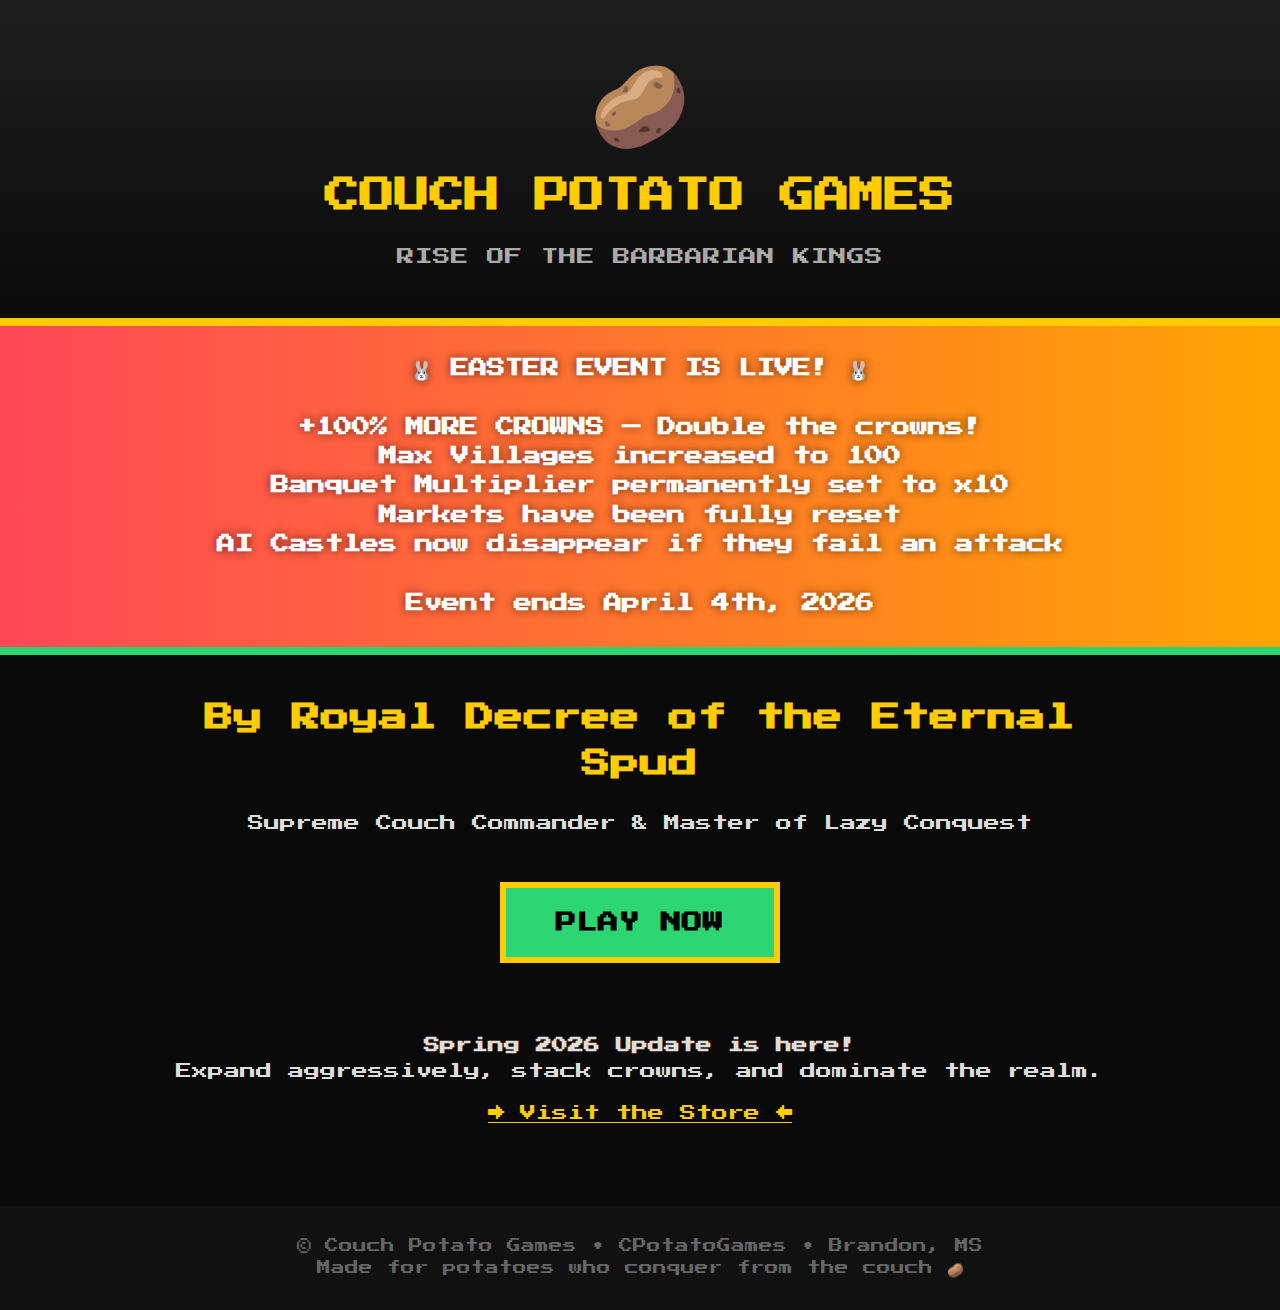
<file: index.html>
<!DOCTYPE html>
<html lang="en">
<head>
    <meta charset="UTF-8">
    <meta name="viewport" content="width=device-width, initial-scale=1.0">
    <title>Couch Potato Games | Rise of the Barbarian Kings</title>
    <style>
        @import url('https://fonts.googleapis.com/css2?family=Press+Start+2P&display=swap');
        
        body {
            margin: 0;
            padding: 0;
            background: #0a0a0a;
            color: #ddd;
            font-family: 'Press Start 2P', cursive;
            text-align: center;
            line-height: 1.6;
        }
        header {
            background: linear-gradient(#1f1f1f, #0a0a0a);
            padding: 30px 20px;
            border-bottom: 8px solid #ffcc00;
        }
        .potato {
            font-size: 5em;
            margin-bottom: 10px;
        }
        h1 {
            color: #ffcc00;
            font-size: 2.2em;
            margin: 10px 0 5px;
        }
        .subtitle {
            color: #aaa;
            font-size: 1.1em;
        }

        /* Easter Event Banner */
        .easter-banner {
            background: linear-gradient(90deg, #ff4757, #ffa502);
            color: white;
            padding: 28px 15px;
            font-size: 1.15em;
            font-weight: bold;
            border-bottom: 8px solid #2ed573;
            text-shadow: 0 0 10px rgba(0,0,0,0.6);
        }
        .easter-banner strong {
            color: #fff;
        }

        .content {
            max-width: 1000px;
            margin: 40px auto;
            padding: 0 20px;
        }
        h2 {
            color: #ffcc00;
            font-size: 1.8em;
        }
        .play-btn {
            display: inline-block;
            background: #2ed573;
            color: #000;
            padding: 18px 50px;
            font-size: 1.3em;
            font-weight: bold;
            border: 6px solid #ffcc00;
            margin: 30px 0;
            text-decoration: none;
            transition: all 0.3s;
        }
        .play-btn:hover {
            background: #ffcc00;
            transform: scale(1.08);
        }
        footer {
            margin-top: 80px;
            padding: 30px;
            background: #111;
            font-size: 0.85em;
            color: #666;
        }
    </style>
</head>
<body>

    <header>
        <div class="potato">🥔</div>
        <h1>COUCH POTATO GAMES</h1>
        <p class="subtitle">RISE OF THE BARBARIAN KINGS</p>
    </header>

    <!-- Updated Easter Event Banner -->
    <div class="easter-banner">
        🐰 <strong>EASTER EVENT IS LIVE!</strong> 🐰<br><br>
        <strong>+100% MORE CROWNS</strong> — Double the crowns!<br>
        Max Villages increased to <strong>100</strong><br>
        Banquet Multiplier permanently set to <strong>x10</strong><br>
        Markets have been fully reset<br>
        AI Castles now disappear if they fail an attack<br><br>
        <strong>Event ends April 4th, 2026</strong>
    </div>

    <div class="content">
        <h2>By Royal Decree of the Eternal Spud</h2>
        <p>Supreme Couch Commander & Master of Lazy Conquest</p>
        
        <a href="/game" class="play-btn">PLAY NOW</a>
        
        <p style="margin-top: 40px;">
            <strong>Spring 2026 Update is here!</strong><br>
            Expand aggressively, stack crowns, and dominate the realm.
        </p>

        <p><a href="/shop" style="color:#ffcc00; text-decoration:underline;">→ Visit the Store ←</a></p>
    </div>

    <footer>
        © Couch Potato Games • CPotatoGames • Brandon, MS<br>
        Made for potatoes who conquer from the couch 🥔
    </footer>

</body>
</html>
</file>
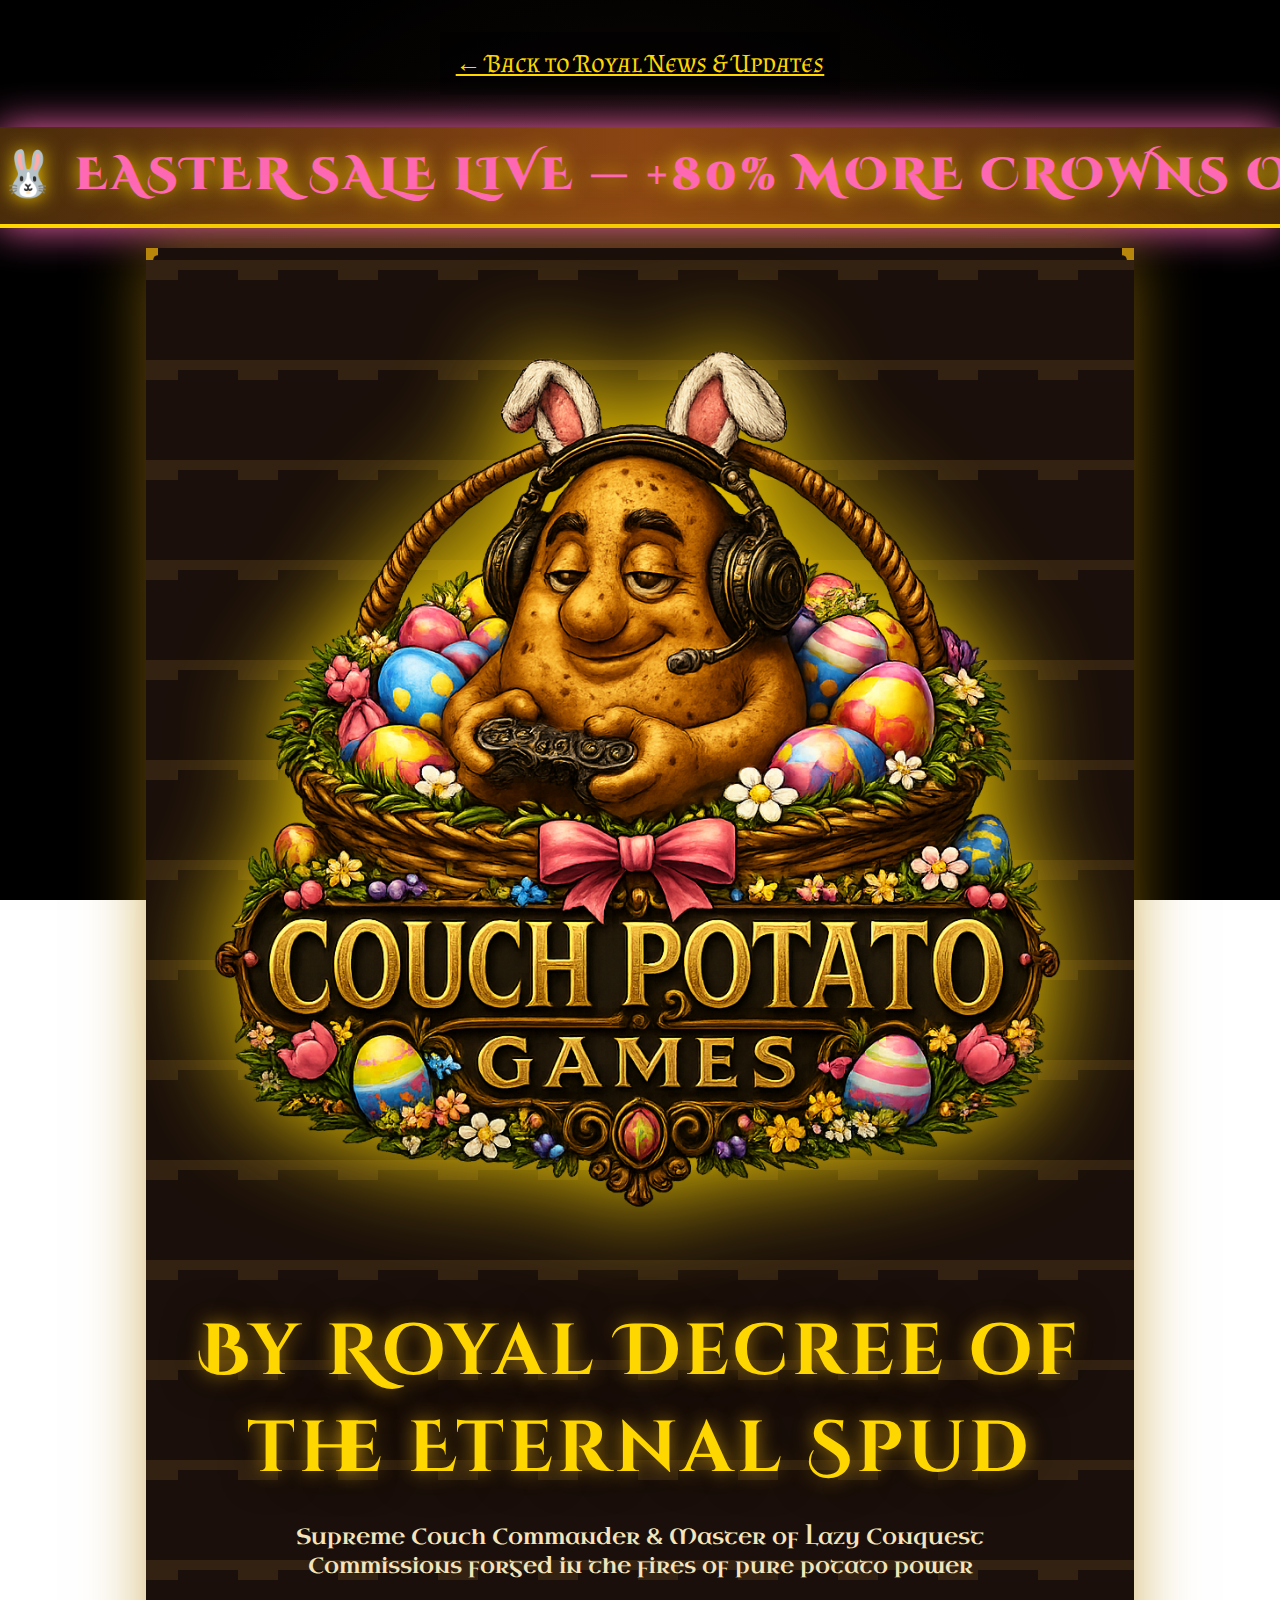
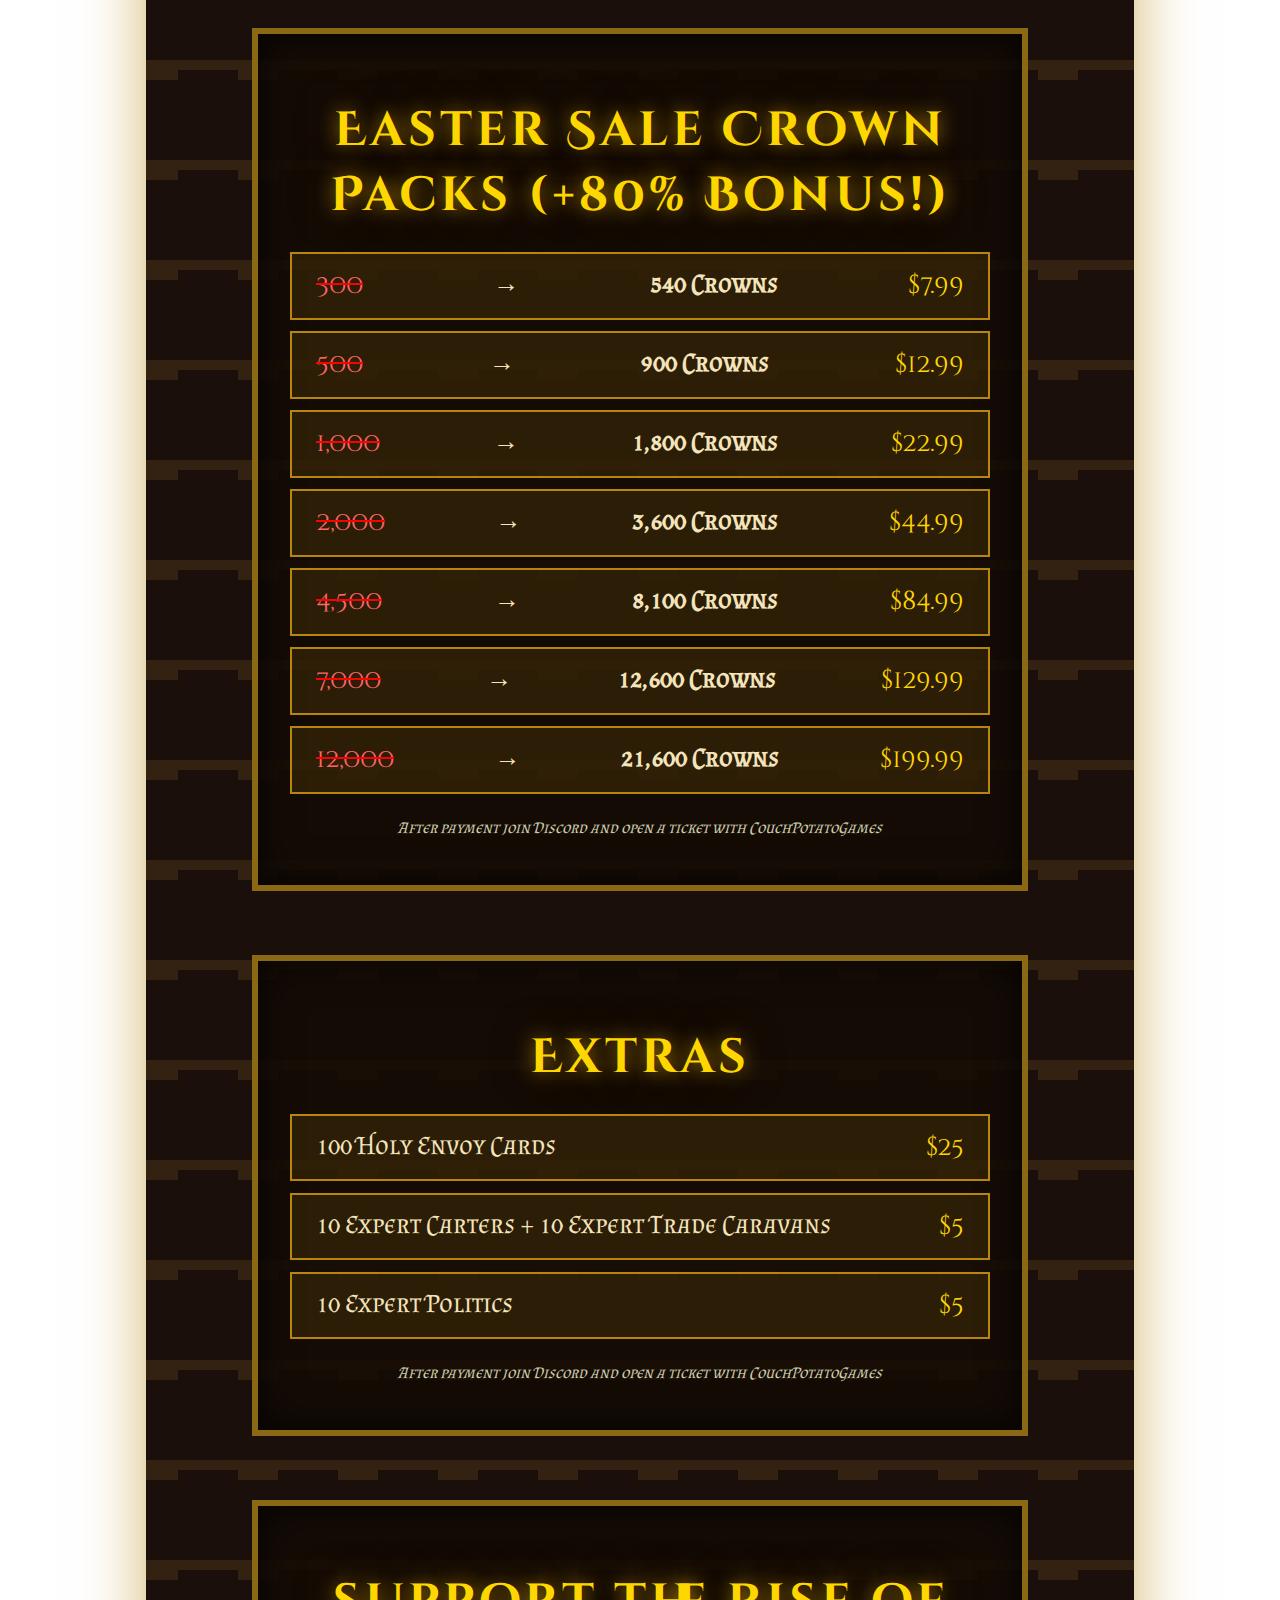
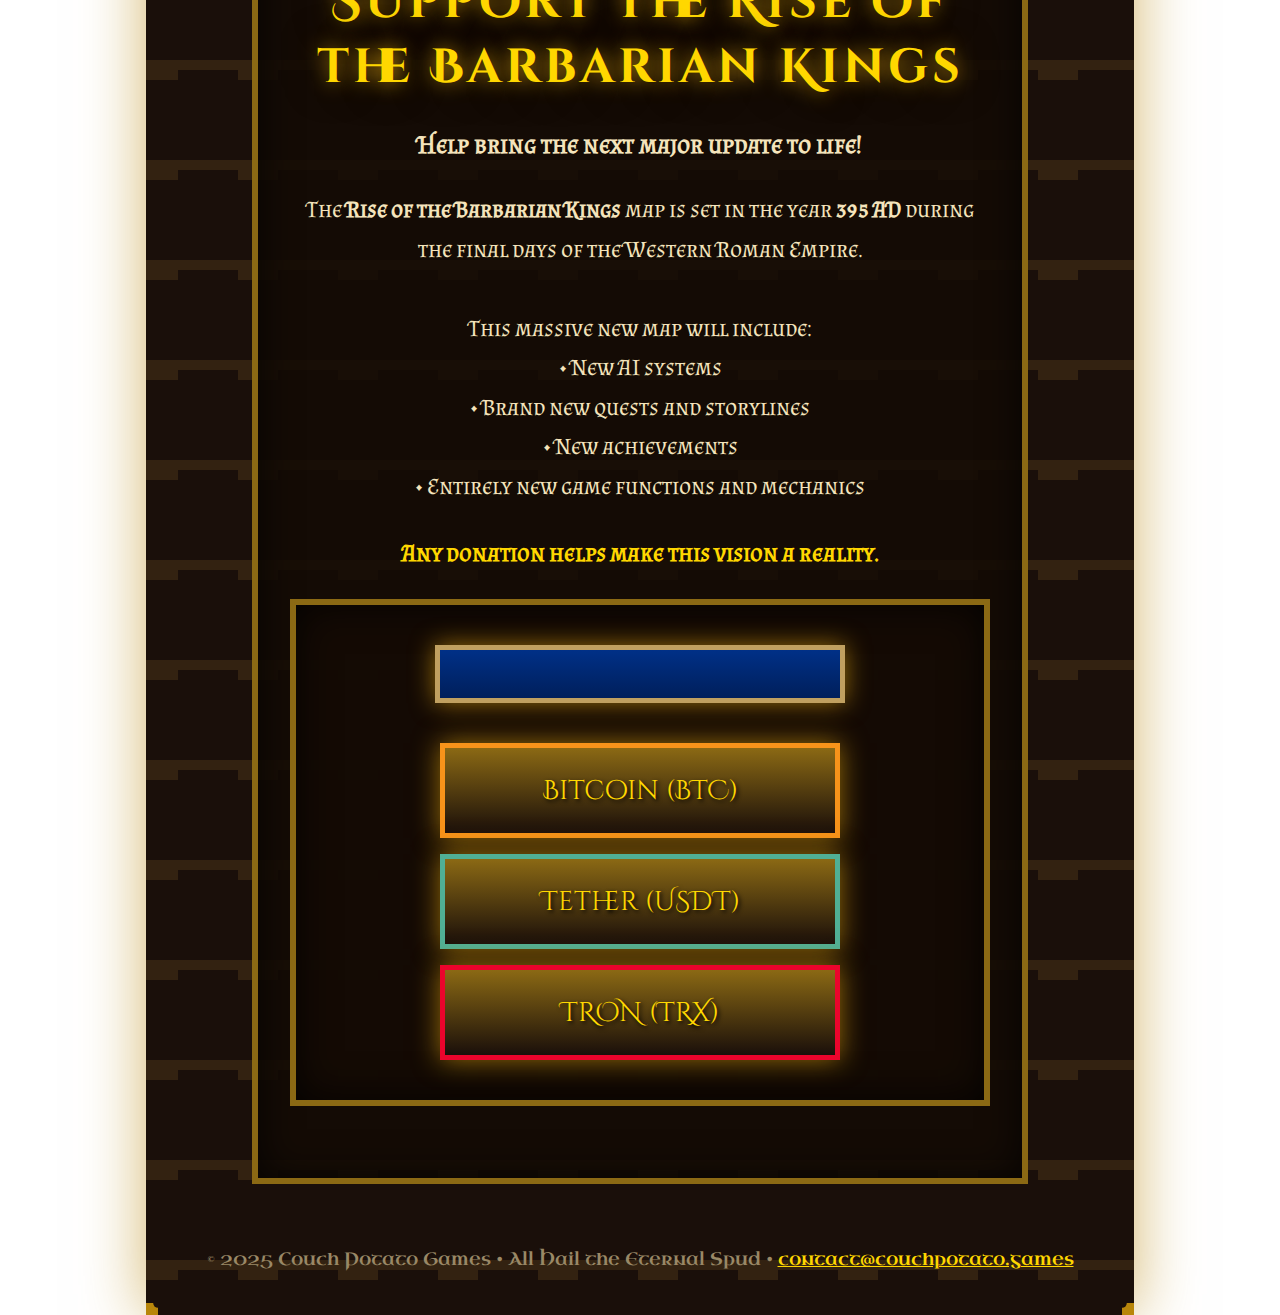
<file: shop.html>
<!DOCTYPE html>
<html lang="en">
<head>
  <meta charset="UTF-8">
  <meta name="viewport" content="width=device-width, initial-scale=1.0">
  <title>Crown Shop | Couch Potato Games</title>
  <link rel="stylesheet" href="style.css">
  <link href="https://fonts.googleapis.com/css2?family=Cinzel+Decorative:wght@900&family=Uncial+Antiqua&family=Almendra+SC&display=swap" rel="stylesheet">
  <script src="https://www.paypal.com/sdk/js?client-id=sb&currency=USD&disable-funding=paylater,venmo"></script>
</head>
<body>

  <div style="text-align:center;margin:2rem 0;padding:1rem;background:rgba(0,0,0,0.5);">
    <a href="/" style="color:#ffd700;font-size:1.6rem;text-decoration:underline;">
      ← Back to Royal News & Updates
    </a>
  </div>

  <!-- EASTER-THEMED BANNER -->
  <div class="bf-banner" style="background:linear-gradient(90deg,#4a2c0b,#8b4513,#4a2c0b);border-bottom:4px solid #ffd700;box-shadow:0 0 40px #ff69b4;">
    <div class="marquee-wrapper">
      <div class="marquee" style="color:#ff69b4;font-family:'Cinzel Decorative',cursive;font-size:2.8rem;text-shadow:0 0 20px #ffd700;">
        🐰 EASTER SALE LIVE — +80% MORE CROWNS ON ALL PACKS — ENDS APRIL 4TH, 2026 🐰
      </div>
      <div class="marquee" style="color:#ff69b4;font-family:'Cinzel Decorative',cursive;font-size:2.8rem;text-shadow:0 0 20px #ffd700;">
        🐰 EASTER SALE LIVE — +80% MORE CROWNS ON ALL PACKS — ENDS APRIL 4TH, 2026 🐰
      </div>
    </div>
  </div>

  <div class="container">
    <img src="logo easter.png" alt="Couch Potato Games" class="logo" style="width:100%;max-width:1000px;height:auto;margin:3rem auto 4rem;display:block;filter:drop-shadow(0 0 50px #ffd700);">

    <h1>By Royal Decree of the Eternal Spud</h1>

    <p class="tagline">
      Supreme Couch Commander &amp; Master of Lazy Conquest<br>Commissions forged in the fires of pure potato power
    </p>

    <!-- +80% CROWNS SALE PACKS -->
    <div class="scroll">
      <h2>Easter Sale Crown Packs (+80% Bonus!)</h2>
      <div class="crown-list">
        <div><span style="text-decoration:line-through red;color:#ff6666;">300</span> → <strong>540 Crowns</strong>     <span>$7.99</span></div>
        <div><span style="text-decoration:line-through red;color:#ff6666;">500</span> → <strong>900 Crowns</strong>     <span>$12.99</span></div>
        <div><span style="text-decoration:line-through red;color:#ff6666;">1,000</span> → <strong>1,800 Crowns</strong>   <span>$22.99</span></div>
        <div><span style="text-decoration:line-through red;color:#ff6666;">2,000</span> → <strong>3,600 Crowns</strong>   <span>$44.99</span></div>
        <div><span style="text-decoration:line-through red;color:#ff6666;">4,500</span> → <strong>8,100 Crowns</strong>   <span>$84.99</span></div>
        <div><span style="text-decoration:line-through red;color:#ff6666;">7,000</span> → <strong>12,600 Crowns</strong>   <span>$129.99</span></div>
        <div><span style="text-decoration:line-through red;color:#ff6666;">12,000</span> → <strong>21,600 Crowns</strong>  <span>$199.99</span></div>
      </div>
      <p class="note">After payment join Discord and open a ticket with CouchPotatoGames</p>
    </div>

    <!-- EXTRAS -->
    <div class="scroll" style="margin-top:4rem;">
      <h2>Extras</h2>
      <div class="crown-list">
        <div>100 Holy Envoy Cards                  <span>$25</span></div>
        <div>10 Expert Carters + 10 Expert Trade Caravans   <span>$5</span></div>
        <div>10 Expert Politics                    <span>$5</span></div>
      </div>
      <p class="note">After payment join Discord and open a ticket with CouchPotatoGames</p>
    </div>

    <!-- DONATION SECTION -->
    <div class="scroll" style="margin-top:4rem;">
      <h2 style="color:#ffd700;">Support the Rise of the Barbarian Kings</h2>
      
      <p style="text-align:center;font-size:1.55rem;line-height:1.7;color:#f4e4bc;margin:1.5rem 0;">
        <strong>Help bring the next major update to life!</strong>
      </p>
      
      <p style="text-align:center;font-size:1.45rem;line-height:1.7;color:#f4e4bc;">
        The <strong>Rise of the Barbarian Kings</strong> map is set in the year <strong>395 AD</strong> during the final days of the Western Roman Empire.<br><br>
        This massive new map will include:<br>
        • New AI systems<br>
        • Brand new quests and storylines<br>
        • New achievements<br>
        • Entirely new game functions and mechanics
      </p>
      
      <p style="text-align:center;font-size:1.5rem;margin:2rem 0;color:#ffd700;">
        <strong>Any donation helps make this vision a reality.</strong>
      </p>

      <div class="payments" style="margin-top:2rem;">
        <div class="btn paypal"><div id="paypal-button-container"></div></div>

        <div class="crypto-buttons">
          <button class="btn crypto btc" data-name="Bitcoin (BTC)" data-addr="bc1qprr6p8adykeqcnv8r58qx26fc6lvnrcpz3sumy">Bitcoin (BTC)</button>
          <button class="btn crypto usdt" data-name="Tether (USDT ERC-20)" data-addr="0x3f1eEdC8339B7828e9c01A95e346bb3179EFe599">Tether (USDT)</button>
          <button class="btn crypto trx" data-name="TRON (TRX / USDT TRC-20)" data-addr="TDGMkzE8xqQxKVcfRfrdTPywuCxFAatXAb">TRON (TRX)</button>
        </div>
      </div>
    </div>

    <footer>© 2025 Couch Potato Games • All Hail the Eternal Spud • <a href="mailto:contact@couchpotato.games">contact@couchpotato.games</a></footer>

    <!-- MODAL & TOAST -->
    <div id="modal" class="modal">
      <div class="modal-content">
        <span class="close">×</span>
        <h3>Copy Address</h3>
        <p id="crypto-name"></p>
        <div class="address-box">
          <input type="text" id="addr" readonly>
          <button id="copy-btn">Copy</button>
        </div>
      </div>
    </div>
    <div id="toast">Address copied!</div>
  </div>

  <script>
    // PayPal — +80% crowns
    paypal.Buttons({
      style: {shape:'rect',color:'gold',layout:'vertical',label:'paypal'},
      createOrder: (data, actions) => {
        const prices = {"7.99":"540","12.99":"900","22.99":"1,800","44.99":"3,600","84.99":"8,100","129.99":"12,600","199.99":"21,600"};
        let amount = prompt("EASTER SALE — +80% MORE CROWNS!\n\n$7.99 → 540\n$12.99 → 900\n$22.99 → 1,800\n$44.99 → 3,600\n$84.99 → 8,100\n$129.99 → 12,600\n$199.99 → 21,600 Crowns\n\nEnter amount:", "7.99");
        if (!amount) amount = "7.99";
        const clean = parseFloat(amount).toFixed(2);
        return actions.order.create({purchase_units:[{amount:{value:clean},description:(prices[clean]||"Custom")+" Crowns (Easter Sale)"}]});
      },
      onApprove: () => alert("Payment received! Join Discord → open a ticket with CouchPotatoGames to get your crowns!")
    }).render('#paypal-button-container');

    // Crypto modal
    const modal = document.getElementById('modal');
    const cryptoName = document.getElementById('crypto-name');
    const addrInput = document.getElementById('addr');
    const toast = document.getElementById('toast');

    document.querySelectorAll('.crypto-buttons .btn.crypto').forEach(btn => {
      btn.addEventListener('click', () => {
        cryptoName.textContent = btn.dataset.name;
        addrInput.value = btn.dataset.addr;
        modal.style.display = 'block';
      });
    });

    document.querySelector('.close').onclick = () => modal.style.display = 'none';
    window.onclick = e => { if (e.target === modal) modal.style.display = 'none'; };
    document.getElementById('copy-btn').onclick = () => {
      addrInput.select();
      navigator.clipboard.writeText(addrInput.value);
      toast.classList.add('show');
      setTimeout(() => toast.classList.remove('show'), 2000);
    };
  </script>
</body>
</html>
</file>
<file: style.css>
/* LANGUAGE SELECTOR */
.lang-selector{position:relative;margin:20px auto;padding:12px 20px;background:rgba(0,0,0,0.92);border:4px double #b8860b;border-radius:12px;box-shadow:0 0 40px rgba(184,134,11,1);display:inline-block;z-index:10;}
#lang-select{background:#1a0f0a;color:#ffd700;border:2px solid #b8860b;font-family:'Cinzel Decorative',cursive;font-size:1.25rem;padding:8px 16px;border-radius:8px;outline:none;cursor:pointer;}
#lang-select option{background:#1a0f0a;color:#ffd700;}

/* MAIN STYLING */
body{margin:0;min-height:100vh;background:radial-gradient(circle at center,#1a0f0a 0%,#000 70%);background-attachment:fixed;color:#f4e4bc;font-family:'Almendra SC',serif;display:flex;flex-direction:column;align-items:center;justify-content:flex-start;overflow-x:hidden;}
.container{text-align:center;padding:2rem;max-width:900px;background:url('data:image/svg+xml;utf8,<svg xmlns="http://www.w3.org/2000/svg" width="100" height="100"><rect width="100" height="100" fill="%231a0f0a"/><path d="M0,0 L100,0 L100,20 L80,20 L80,10 L20,10 L20,20 L0,20 Z" fill="%23332211"/></svg>') repeat;border:12px double #b8860b;border-image:url('data:image/svg+xml;utf8,<svg xmlns="http://www.w3.org/2000/svg" width="20" height="20"><rect width="20" height="20" fill="%23b8860b"/><circle cx="10" cy="10" r="4" fill="%231a0f0a"/></svg>') 10;box-shadow:0 0 60px rgba(184,134,11,0.6);margin-top:20px;}
.logo{max-width:90%;margin:0 auto 2rem;filter:drop-shadow(0 0 30px #b8860b);}
h1,h2{font-family:'Cinzel Decorative',cursive;color:#ffd700;text-shadow:0 0 20px #b8860b,0 0 40px #000;letter-spacing:4px;}
h1{font-size:4.5rem;margin:0.5rem 0;}
h2{font-size:3rem;margin:2rem 0 1.5rem;}
.tagline{font-family:'Uncial Antiqua',cursive;font-size:1.4rem;margin:1.5rem 0 3rem;color:#f4e4bc;}
.scroll,.payments{background:rgba(20,10,5,0.85);padding:2rem;margin:2.5rem auto;max-width:700px;border:6px solid #8b6914;box-shadow:inset 0 0 40px rgba(0,0,0,0.8);}
.crown-list div{display:flex;justify-content:space-between;font-size:1.6rem;padding:0.9rem 1.5rem;background:rgba(184,134,11,0.15);margin:0.7rem 0;border:2px solid #b8860b;}
.crown-list span{color:#ffd700;font-family:'Cinzel Decorative',cursive;}
.note{font-style:italic;color:#cca;margin-top:1.5rem;}
.payments{display:flex;flex-direction:column;align-items:center;gap:1.5rem;}
.btn{width:100%;max-width:400px;padding:1.5rem 2rem;font-family:'Cinzel Decorative',cursive;font-size:1.7rem;border:5px solid #b8860b;background:linear-gradient(to bottom,#8b6914,#1a0f0a);color:#ffd700;text-shadow:2px 2px 4px #000;box-shadow:0 0 25px rgba(184,134,11,0.8);transition:all .3s;cursor:pointer;margin:0.5rem 0;}
.btn:hover{background:linear-gradient(to bottom,#b8860b,#8b6914);transform:translateY(-6px);box-shadow:0 12px 40px rgba(255,215,0,0.7);}
.btn.paypal{background:linear-gradient(to bottom,#003087,#001f5b);border-color:#c0a060;padding:0;}
#paypal-button-container{width:100%;padding:1.5rem 0;}
.crypto-buttons .btn{margin:0.5rem 0;}
.btc{border-color:#f7931a;}
.usdt{border-color:#50af95;}
.trx{border-color:#eb042c;}
.discord{background:linear-gradient(to bottom,#7289da,#5865f2)!important;border-color:#5865f2!important;margin-top:2rem;}
footer{margin-top:4rem;font-family:'Uncial Antiqua',cursive;font-size:1.1rem;color:#998866;}
a{color:#ffd700;text-decoration:underline;}

/* PERFECTLY SMOOTH CONTINUOUS BANNER */
.bf-banner{
  background:linear-gradient(90deg,#000,#330000,#000);
  padding:18px 0;
  overflow:hidden;
  border-bottom:4px solid #b8860b;
  box-shadow:0 0 35px #ff0000;
  width:100%;
}
.marquee-wrapper{
  display:flex;
  width:200%;                     /* two copies side-by-side */
  animation: smoothMarquee 50s linear infinite;
}
.marquee{
  color:#ff0000;
  font-family:'Cinzel Decorative',cursive;
  font-size:2.7rem;
  font-weight:900;
  white-space:nowrap;
  text-shadow:0 0 20px #ff0000,0 0 40px #ff0000;
  letter-spacing:4px;
  flex: 0 0 100%;                 /* each copy takes exactly 100% width */
}
@keyframes smoothMarquee{
  0%   { transform: translateX(0); }
  100% { transform: translateX(-100%); }
}

/* MODAL & TOAST */
.modal{display:none;position:fixed;z-index:1000;left:0;top:0;width:100%;height:100%;background:rgba(0,0,0,0.9);}
.modal-content{background:#1a0f0a;margin:10% auto;padding:2rem;width:90%;max-width:500px;border:8px double #b8860b;box-shadow:0 0 0 50px gold;position:relative;}
.close{color:#ffd700;font-size:3rem;cursor:pointer;position:absolute;top:10px;right:20px;}
.modal h3{font-family:'Cinzel Decorative',cursive;color:#ffd700;font-size:2.5rem;margin:0 0 1rem;}
.address-box{background:#000;padding:1rem;border:3px solid #b8860b;display:flex;margin-top:1rem;}
#addr{flex:1;background:transparent;border:none;color:#ffd700;font-size:1.2rem;font-family:monospace;}
#copy-btn{background:#b8860b;color:#000;padding:0.8rem 1.5rem;border:none;margin-left:1rem;cursor:pointer;font-weight:bold;}
#toast{position:fixed;bottom:30px;left:50%;transform:translateX(-50%);background:rgba(0,0,0,0.9);color:#ffd700;padding:1rem 2rem;border:3px solid #b8860b;font-family:'Cinzel Decorative',cursive;font-size:1.3rem;opacity:0;transition:opacity .4s;z-index:1001;}
#toast.show{opacity:1;}
</file>
